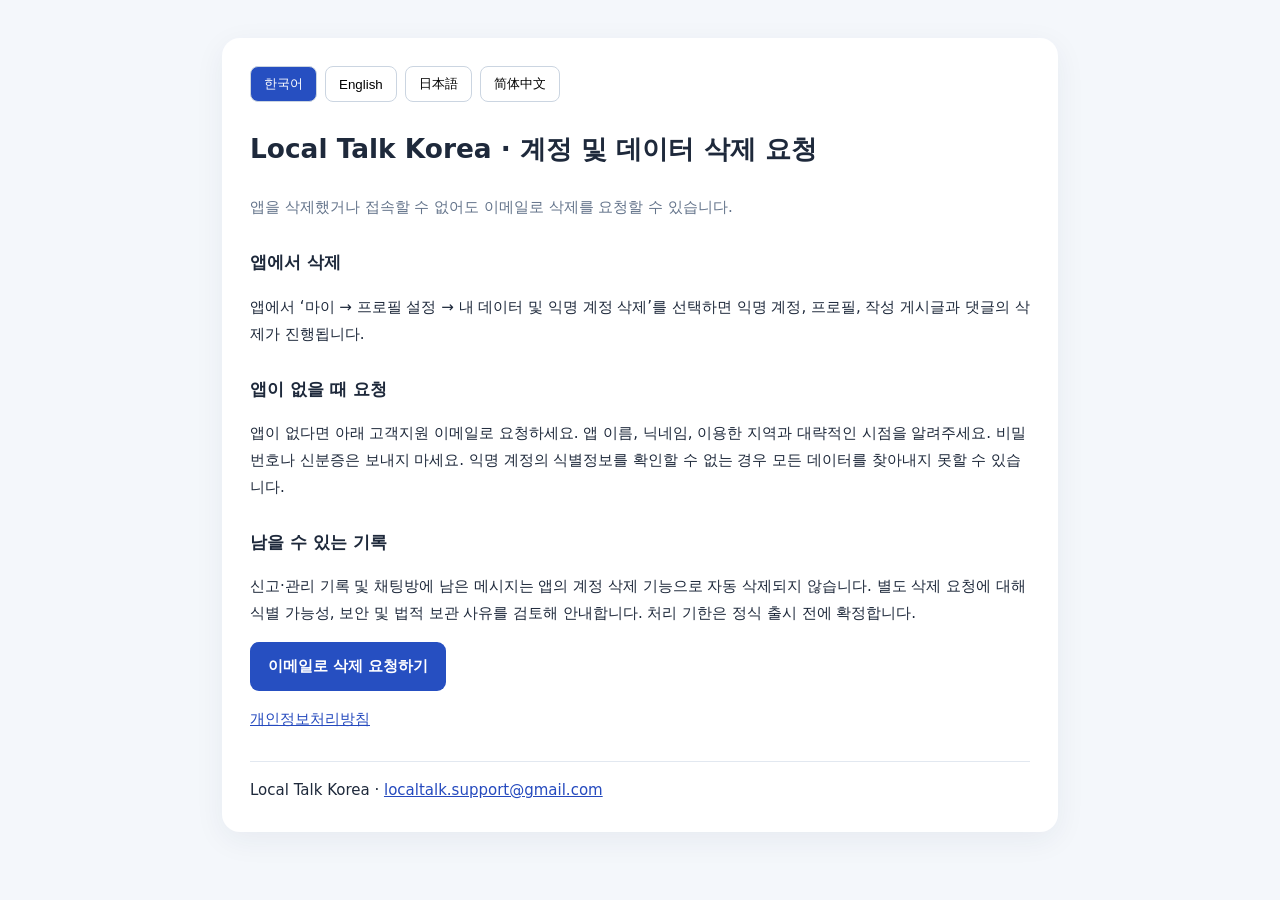
<file: delete-account.html>
<!doctype html><html lang="ko"><head><meta charset="utf-8"><meta name="viewport" content="width=device-width,initial-scale=1"><title>Local Talk Korea | Account Deletion</title><meta name="description" content="Request account and data deletion for Local Talk Korea"><style>body{margin:0;background:#f4f7fb;color:#1e293b;font:15px/1.8 system-ui,-apple-system,sans-serif}.wrap{max-width:780px;margin:38px auto;padding:28px;background:#fff;border-radius:18px;box-shadow:0 8px 30px #1a325210}h1{font-size:1.65rem}h2{font-size:1.08rem;margin:26px 0 6px}.tabs{display:flex;flex-wrap:wrap;gap:8px;margin-bottom:23px}.tabs button{border:1px solid #cbd5e1;border-radius:8px;padding:8px 13px;background:white;cursor:pointer}.tabs button[aria-selected=true]{background:#264fc1;color:white}.button{display:inline-block;padding:11px 18px;border-radius:9px;background:#264fc1;color:white;text-decoration:none;font-weight:700}.lead{color:#64748b}a{color:#254abe}footer{border-top:1px solid #e2e8f0;margin-top:28px;padding-top:15px}[hidden]{display:none!important}@media(max-width:600px){.wrap{margin:0;border-radius:0;padding:19px}}</style></head><body><main class="wrap"><nav class="tabs" id="tabs" role="tablist" aria-label="Language"><button type="button" role="tab" aria-selected="true" data-lang="ko">한국어</button><button type="button" role="tab" aria-selected="false" data-lang="en">English</button><button type="button" role="tab" aria-selected="false" data-lang="ja">日本語</button><button type="button" role="tab" aria-selected="false" data-lang="zh-CN">简体中文</button></nav><article lang="ko" id="deletion-ko"><h1>Local Talk Korea · 계정 및 데이터 삭제 요청</h1><p class="lead">앱을 삭제했거나 접속할 수 없어도 이메일로 삭제를 요청할 수 있습니다.</p><h2>앱에서 삭제</h2><p>앱에서 ‘마이 → 프로필 설정 → 내 데이터 및 익명 계정 삭제’를 선택하면 익명 계정, 프로필, 작성 게시글과 댓글의 삭제가 진행됩니다.</p><h2>앱이 없을 때 요청</h2><p>앱이 없다면 아래 고객지원 이메일로 요청하세요. 앱 이름, 닉네임, 이용한 지역과 대략적인 시점을 알려주세요. 비밀번호나 신분증은 보내지 마세요. 익명 계정의 식별정보를 확인할 수 없는 경우 모든 데이터를 찾아내지 못할 수 있습니다.</p><h2>남을 수 있는 기록</h2><p>신고·관리 기록 및 채팅방에 남은 메시지는 앱의 계정 삭제 기능으로 자동 삭제되지 않습니다. 별도 삭제 요청에 대해 식별 가능성, 보안 및 법적 보관 사유를 검토해 안내합니다. 처리 기한은 정식 출시 전에 확정합니다.</p><p><a class="button" href="mailto:localtalk.support@gmail.com?subject=Local%20Talk%20Korea%20%EA%B3%84%EC%A0%95%20%EB%B0%8F%20%EB%8D%B0%EC%9D%B4%ED%84%B0%20%EC%82%AD%EC%A0%9C%20%EC%9A%94%EC%B2%AD">이메일로 삭제 요청하기</a></p><p><a href="./privacy.html?lang=ko">개인정보처리방침</a></p></article><article lang="en" id="deletion-en" hidden><h1>Local Talk Korea · Account &amp; Data Deletion</h1><p class="lead">You can request deletion by email even if you no longer have the app.</p><h2>Delete in the app</h2><p>Within the app, choose My → Profile Settings → Delete my data and anonymous account. This removes the anonymous account, profile, and authored posts and comments.</p><h2>Request without the app</h2><p>If you cannot use the app, email support using the button below. Provide the app name, nickname, city, and approximate usage dates. Never send passwords or identity documents. Without the anonymous UID, it may be impossible to identify every associated record.</p><h2>Data that may remain</h2><p>Reports, moderation records, and remaining room messages are not automatically removed by in-app account deletion. Additional requests are reviewed based on identity verification, data availability, and legitimate retention needs. A response timeline will be finalized before launch.</p><p><a class="button" href="mailto:localtalk.support@gmail.com?subject=Local%20Talk%20Korea%20account%20and%20data%20deletion%20request">Request deletion by email</a></p><p><a href="./privacy.html?lang=en">Privacy Policy</a></p></article><article lang="ja" id="deletion-ja" hidden><h1>Local Talk Korea · アカウントとデータの削除申請</h1><p class="lead">アプリをアンインストールしても、メールで削除を申請できます。</p><h2>アプリ内で削除</h2><p>アプリ内で「マイ → プロフィール設定 → 自分のデータと匿名アカウントを削除」を選ぶと、匿名アカウント、プロフィール、本人の投稿とコメントが削除対象になります。</p><h2>アプリを使えない場合</h2><p>アプリを利用できない場合は、下のメールボタンを使用してください。アプリ名、ニックネーム、利用地域、おおよその日時のみをお知らせください。パスワードや身分証明書は送らないでください。匿名UIDが不明な場合、すべての関連情報を特定できないことがあります。</p><h2>残る可能性のある情報</h2><p>通報・管理記録や残存するチャットメッセージは自動削除されません。追加の削除申請は、本人確認と合法的な保管理由を考慮して対応します。対応期限は公開前に確定します。</p><p><a class="button" href="mailto:localtalk.support@gmail.com?subject=Local%20Talk%20Korea%20%E5%89%8A%E9%99%A4%E7%94%B3%E8%AB%8B">メールで削除を申請</a></p><p><a href="./privacy.html?lang=ja">プライバシーポリシー</a></p></article><article lang="zh-CN" id="deletion-zh-CN" hidden><h1>Local Talk Korea · 账户与数据删除申请</h1><p class="lead">即使卸载了应用，也可以通过电子邮件申请删除。</p><h2>在应用内删除</h2><p>在应用内选择“我的 → 个人资料设置 → 删除我的数据和匿名账户”，可删除匿名账户、个人资料以及本人发布的帖子和评论。</p><h2>无法使用应用时</h2><p>如果无法使用应用，请点击下面的邮件按钮。仅提供应用名称、昵称、使用城市和大致时间。不要发送密码或身份证件。没有匿名 UID 时，可能无法确认所有相关数据。</p><h2>可能保留的记录</h2><p>举报、管理记录以及仍在聊天室中的消息不会由应用内删除功能自动移除。其他删除请求会根据身份验证和合法保留要求处理。正式发布前将确定具体响应期限。</p><p><a class="button" href="mailto:localtalk.support@gmail.com?subject=Local%20Talk%20Korea%20%E8%B4%A6%E6%88%B7%E5%8F%8A%E6%95%B0%E6%8D%AE%E5%88%A0%E9%99%A4%E7%94%B3%E8%AF%B7">发送邮件申请删除</a></p><p><a href="./privacy.html?lang=zh-CN">隐私政策</a></p></article><footer>Local Talk Korea · <a href="mailto:localtalk.support@gmail.com">localtalk.support@gmail.com</a></footer></main><script>(function(){var langs=["ko","en","ja","zh-CN"];var tabs=document.getElementById('tabs');function select(lang){if(langs.indexOf(lang)<0)lang='ko';langs.forEach(function(l){document.getElementById('deletion-'+l).hidden=l!==lang;});tabs.querySelectorAll('button').forEach(function(b){b.setAttribute('aria-selected',String(b.dataset.lang===lang));});document.documentElement.lang=lang;}tabs.addEventListener('click',function(e){var b=e.target.closest('button[data-lang]');if(b)select(b.dataset.lang);});select(new URLSearchParams(location.search).get('lang')||'ko');})();</script></body></html>
</file>
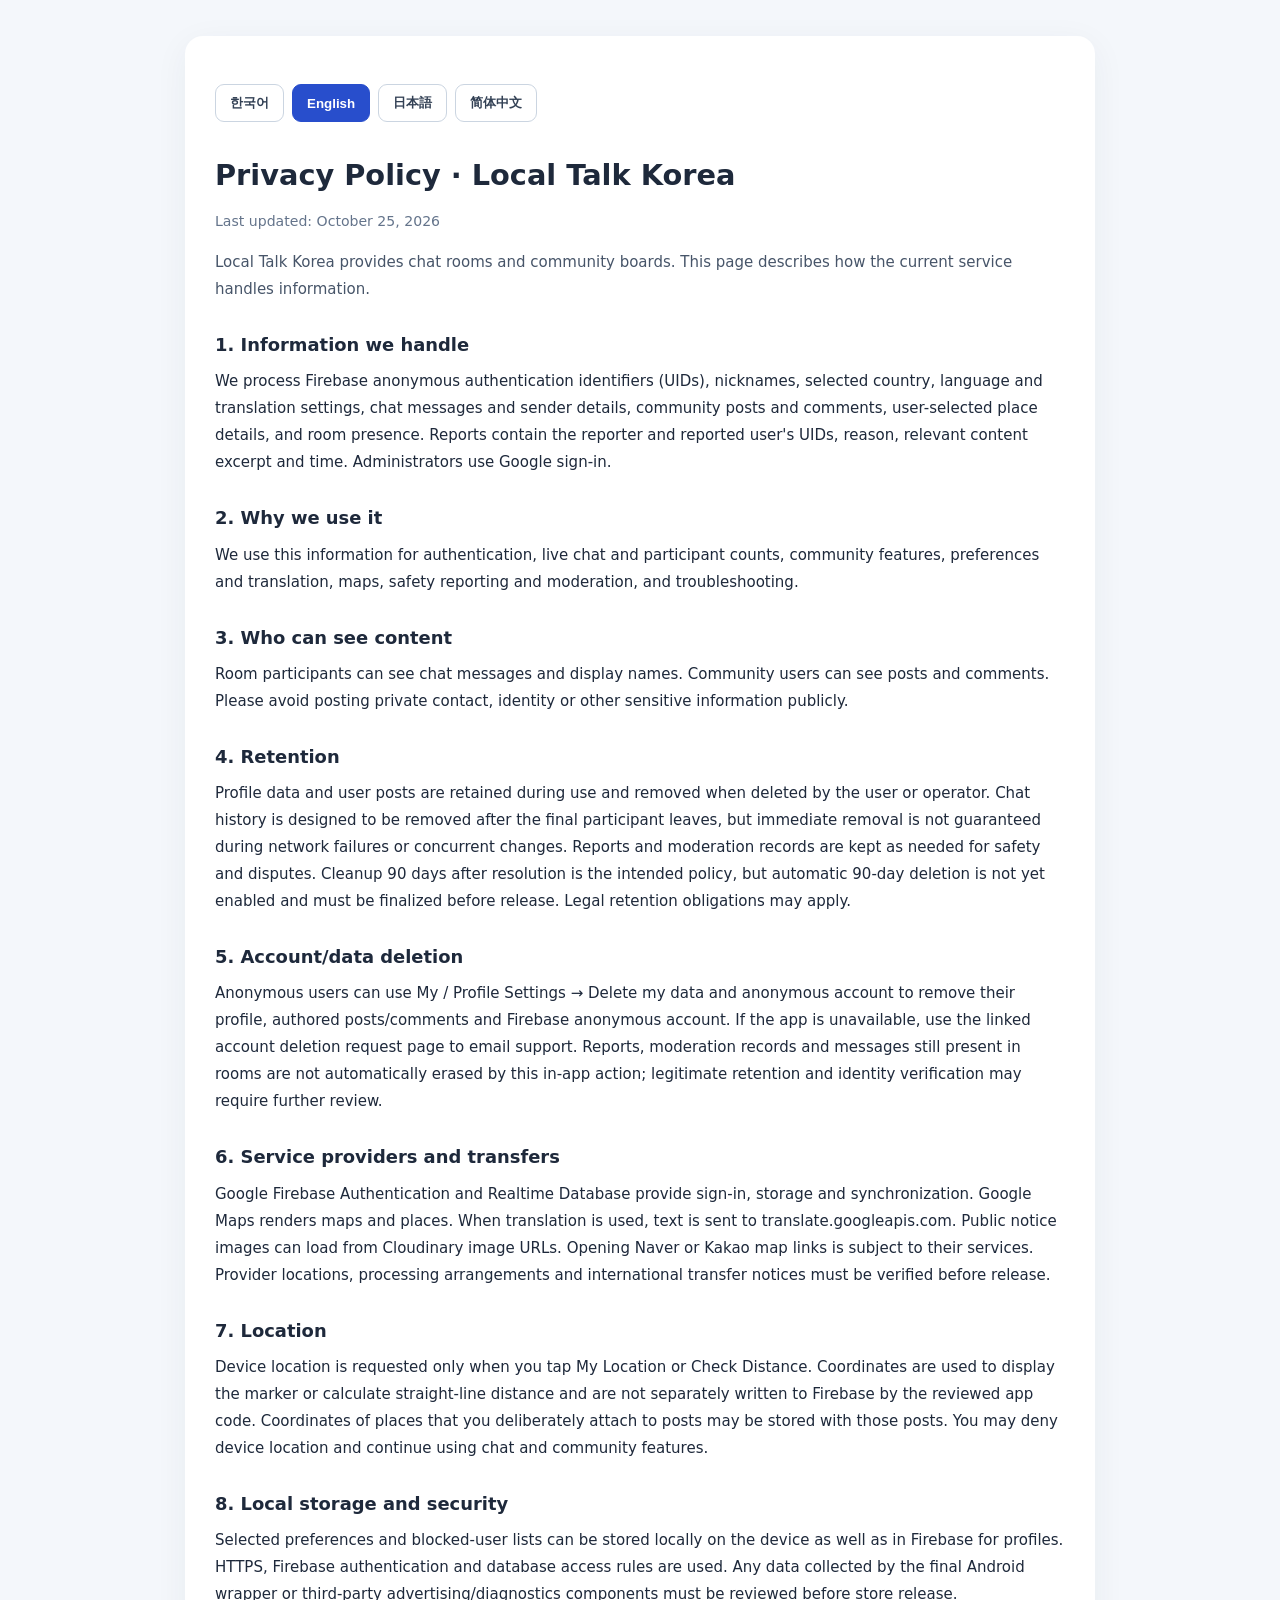
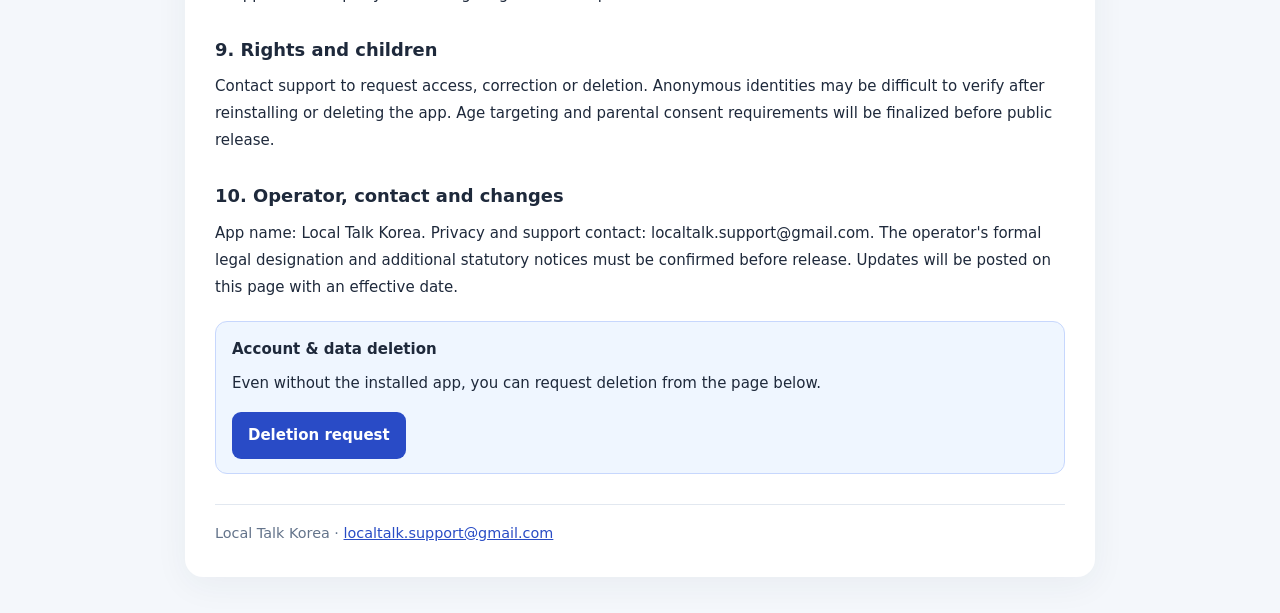
<file: privacy.html>
<!doctype html>
<html lang="ko"><head><meta charset="utf-8"><meta name="viewport" content="width=device-width,initial-scale=1">
<title>Local Talk Korea | Privacy Policy</title>
<meta name="description" content="Privacy Policy for Local Talk Korea">
<style>
:root{color-scheme:light}body{margin:0;background:#f4f7fb;color:#1e293b;font:15px/1.8 system-ui,-apple-system,"Noto Sans KR","Noto Sans JP",sans-serif}.wrap{max-width:850px;margin:36px auto;padding:30px;background:white;border-radius:18px;box-shadow:0 8px 34px #2134510e}h1{font-size:1.8rem;margin:0}.intro{color:#475569}.tabs{display:flex;flex-wrap:wrap;gap:8px;margin:18px 0 28px}.tabs button{border:1px solid #cbd5e1;border-radius:9px;background:white;color:#334155;cursor:pointer;padding:9px 14px;font-weight:700}.tabs button[aria-selected=true]{background:#284ecc;border-color:#284ecc;color:white}h2{font-size:1.12rem;margin:26px 0 6px}p{margin:7px 0 15px}a{color:#294cc5}.notice{background:#eff6ff;padding:14px 16px;border-radius:12px;border:1px solid #c7d7fd;margin:20px 0}.buttonlink{display:inline-block;background:#294bc6;color:white;text-decoration:none;padding:10px 16px;border-radius:9px;font-weight:700}.meta{font-size:.88rem;color:#64748b}footer{border-top:1px solid #e2e8f0;margin-top:30px;padding-top:16px;color:#64748b;font-size:.9rem}[hidden]{display:none!important}@media(max-width:700px){.wrap{margin:0;padding:20px;border-radius:0}.tabs button{flex:1 1 44%}}
</style></head><body><main class="wrap">
<div id="language-tabs" class="tabs" role="tablist" aria-label="Language"><button type="button" role="tab" aria-selected="true" aria-controls="policy-ko" data-lang="ko">한국어</button><button type="button" role="tab" aria-selected="false" aria-controls="policy-en" data-lang="en">English</button><button type="button" role="tab" aria-selected="false" aria-controls="policy-ja" data-lang="ja">日本語</button><button type="button" role="tab" aria-selected="false" aria-controls="policy-zh-CN" data-lang="zh-CN">简体中文</button></div>
<article id="policy-ko" lang="ko">
<header><h1>개인정보처리방침 · Local Talk Korea</h1><p class="meta">최종 업데이트: 2026년 10월 25일</p><p class="intro">Local Talk Korea는 실시간 채팅과 여행자 게시판을 제공하며, 아래와 같이 서비스 운영에 필요한 정보를 처리합니다.</p></header>

<section><h2>1. 처리하는 정보</h2><p>익명 인증 식별자(Firebase UID), 이용자가 설정한 닉네임·국가·언어·자동 번역 선택, 채팅 메시지와 작성자 정보, 여행자 게시글·댓글 및 선택한 장소 정보, 접속·입퇴장 상태를 처리합니다. 신고 시 신고자·대상자 UID, 신고 사유, 대상 콘텐츠 일부 및 접수 시각을 처리합니다. 관리자에게는 Google 로그인 인증이 사용됩니다.</p></section><section><h2>2. 이용 목적</h2><p>익명 인증, 채팅방 운영과 인원 표시, 게시글·댓글 제공, 언어 설정 저장 및 번역, 위치/지도 기능, 신고 처리·이용자 보호와 오류 대응을 위해 사용합니다.</p></section><section><h2>3. 공개 범위</h2><p>채팅 메시지와 표시 닉네임은 같은 방의 다른 이용자에게, 여행자 게시글·댓글은 해당 게시판 이용자에게 보입니다. 개인 전화번호·주소·여권번호 등 민감한 내용을 채팅이나 공개 글에 입력하지 마세요.</p></section><section><h2>4. 보유와 삭제</h2><p>프로필과 이용자 게시물은 이용 중 보관하며, 이용자 삭제 또는 운영상 삭제 시 제거됩니다. 채팅 기록은 방의 마지막 참여자가 퇴장하면 삭제를 시도하지만, 연결 장애나 동시 입퇴장 시 즉시 삭제를 보장하지 않습니다. 신고·관리 기록은 안전관리 및 분쟁 대응에 필요한 기간 보관하며, 처리 완료 후 90일 정리를 운영 목표로 두고 있습니다. 다만 90일 자동 삭제는 현재 활성화되지 않았으므로 출시 전 절차를 확정·적용할 예정입니다. 법령상 보관이 필요한 자료는 해당 기간 동안 보관할 수 있습니다.</p></section><section><h2>5. 계정 및 데이터 삭제</h2><p>익명 이용자는 앱의 ‘마이/프로필 설정 → 내 데이터 및 익명 계정 삭제’에서 자신의 프로필, 작성한 게시글·댓글, Firebase 익명 인증 계정의 삭제를 요청할 수 있습니다. 앱이 설치되어 있지 않으면 아래 ‘계정 삭제 요청 안내’ 페이지에서 이메일로 요청할 수 있습니다. 이 기능은 신고·관리 기록과 방에 남아 있는 메시지를 자동으로 지우지 않습니다. 본인 확인과 법령상 보관 여부에 따라 추가 조치가 필요할 수 있습니다.</p></section><section><h2>6. 외부 서비스·국외 처리</h2><p>Google Firebase Authentication 및 Realtime Database를 인증·저장·동기화에, Google Maps를 지도·장소 표시에 사용합니다. 자동 번역을 사용하면 번역 대상 텍스트가 Google의 translate.googleapis.com 서비스로 전송됩니다. 공식 공지에 넣는 사진은 Cloudinary의 공개 이미지 URL로 표시될 수 있습니다. 네이버·카카오 지도 링크를 열면 해당 서비스의 개인정보 처리 정책이 적용됩니다. 이들 제공자의 처리 국가·위탁 및 국외 이전에 관한 법적 고지 사항은 정식 출시 전에 최종 확인합니다.</p></section><section><h2>7. 현재 위치</h2><p>‘내 위치’ 또는 ‘거리 확인’ 버튼을 누른 경우에만 기기의 위치 접근 권한을 요청합니다. 정확한 위치는 현재 지도 표시·직선거리 계산에 사용되며, 확인한 앱 코드에는 이 기기 위치를 Firebase에 별도로 저장하는 기능이 없습니다. 이용자가 게시글에 직접 첨부한 장소 좌표는 게시글 정보로 저장될 수 있습니다. 기기·앱의 위치 권한을 거부해도 일반 채팅·게시판을 이용할 수 있습니다.</p></section><section><h2>8. 기기 내 정보와 보안</h2><p>닉네임·국가·언어·번역 설정 및 차단 목록 일부는 기기 브라우저/앱 저장소에도 저장됩니다. 전송 시 HTTPS와 Firebase 인증·데이터베이스 접근 규칙을 사용합니다. 제3자 SDK 또는 앱 제작 플랫폼이 처리하는 진단·광고 데이터의 범위는 배포용 APK를 기준으로 출시 전에 추가 확인해야 합니다.</p></section><section><h2>9. 이용자 권리와 아동</h2><p>개인정보 열람·정정·삭제 및 처리 관련 문의는 고객지원 이메일로 요청할 수 있습니다. 익명 계정은 탈퇴·재설치 후 본인 확인이 어려울 수 있으므로 계정에 접근할 수 있을 때 삭제 기능을 이용하세요. 아동 대상 여부와 필요한 보호자 동의·연령 설정은 정식 출시 전에 확정합니다.</p></section><section><h2>10. 운영자·문의 및 변경 안내</h2><p>서비스명: Local Talk Korea. 개인정보 및 고객지원 연락처: localtalk.support@gmail.com. 본 방침의 운영자 법적 표시명 및 관할 법령에 따른 추가 고지 사항은 정식 공개 전에 확인·보완합니다. 내용이 변경되면 이 페이지에서 변경 사실과 적용일을 안내합니다.</p></section>
<div class="notice"><strong>계정·데이터 삭제 요청</strong><p>앱을 삭제했더라도 아래 안내 페이지에서 이메일로 삭제를 요청할 수 있습니다.</p><a class="buttonlink" href="./delete-account.html?lang=ko">계정 삭제 안내</a></div>
</article>
<article id="policy-en" lang="en" hidden>
<header><h1>Privacy Policy · Local Talk Korea</h1><p class="meta">Last updated: October 25, 2026</p><p class="intro">Local Talk Korea provides chat rooms and community boards. This page describes how the current service handles information.</p></header>

<section><h2>1. Information we handle</h2><p>We process Firebase anonymous authentication identifiers (UIDs), nicknames, selected country, language and translation settings, chat messages and sender details, community posts and comments, user-selected place details, and room presence. Reports contain the reporter and reported user&#39;s UIDs, reason, relevant content excerpt and time. Administrators use Google sign-in.</p></section><section><h2>2. Why we use it</h2><p>We use this information for authentication, live chat and participant counts, community features, preferences and translation, maps, safety reporting and moderation, and troubleshooting.</p></section><section><h2>3. Who can see content</h2><p>Room participants can see chat messages and display names. Community users can see posts and comments. Please avoid posting private contact, identity or other sensitive information publicly.</p></section><section><h2>4. Retention</h2><p>Profile data and user posts are retained during use and removed when deleted by the user or operator. Chat history is designed to be removed after the final participant leaves, but immediate removal is not guaranteed during network failures or concurrent changes. Reports and moderation records are kept as needed for safety and disputes. Cleanup 90 days after resolution is the intended policy, but automatic 90-day deletion is not yet enabled and must be finalized before release. Legal retention obligations may apply.</p></section><section><h2>5. Account/data deletion</h2><p>Anonymous users can use My / Profile Settings → Delete my data and anonymous account to remove their profile, authored posts/comments and Firebase anonymous account. If the app is unavailable, use the linked account deletion request page to email support. Reports, moderation records and messages still present in rooms are not automatically erased by this in-app action; legitimate retention and identity verification may require further review.</p></section><section><h2>6. Service providers and transfers</h2><p>Google Firebase Authentication and Realtime Database provide sign-in, storage and synchronization. Google Maps renders maps and places. When translation is used, text is sent to translate.googleapis.com. Public notice images can load from Cloudinary image URLs. Opening Naver or Kakao map links is subject to their services. Provider locations, processing arrangements and international transfer notices must be verified before release.</p></section><section><h2>7. Location</h2><p>Device location is requested only when you tap My Location or Check Distance. Coordinates are used to display the marker or calculate straight-line distance and are not separately written to Firebase by the reviewed app code. Coordinates of places that you deliberately attach to posts may be stored with those posts. You may deny device location and continue using chat and community features.</p></section><section><h2>8. Local storage and security</h2><p>Selected preferences and blocked-user lists can be stored locally on the device as well as in Firebase for profiles. HTTPS, Firebase authentication and database access rules are used. Any data collected by the final Android wrapper or third-party advertising/diagnostics components must be reviewed before store release.</p></section><section><h2>9. Rights and children</h2><p>Contact support to request access, correction or deletion. Anonymous identities may be difficult to verify after reinstalling or deleting the app. Age targeting and parental consent requirements will be finalized before public release.</p></section><section><h2>10. Operator, contact and changes</h2><p>App name: Local Talk Korea. Privacy and support contact: localtalk.support@gmail.com. The operator&#39;s formal legal designation and additional statutory notices must be confirmed before release. Updates will be posted on this page with an effective date.</p></section>
<div class="notice"><strong>Account &amp; data deletion</strong><p>Even without the installed app, you can request deletion from the page below.</p><a class="buttonlink" href="./delete-account.html?lang=en">Deletion request</a></div>
</article>
<article id="policy-ja" lang="ja" hidden>
<header><h1>プライバシーポリシー · Local Talk Korea</h1><p class="meta">最終更新：2026年10月25日</p><p class="intro">Local Talk Koreaはチャットと旅行者向け掲示板を提供しています。現在のサービスにおける情報の取扱いを説明します。</p></header>

<section><h2>1. 取り扱う情報</h2><p>Firebaseの匿名認証識別子（UID）、ニックネーム、選択した国・言語・自動翻訳設定、チャットの内容と送信者情報、投稿・コメント、利用者が選択した場所情報、入退室状況を処理します。通報には通報者・対象者のUID、理由、対象内容の一部、日時が含まれます。管理者にはGoogleログインを使用します。</p></section><section><h2>2. 利用目的</h2><p>認証、チャットルームと参加人数の管理、掲示板運営、設定保存と翻訳、地図表示、安全対策・通報対応、障害対応に使用します。</p></section><section><h2>3. 公開範囲</h2><p>チャット内容と表示名は同じルームの参加者に、投稿とコメントは該当掲示板の利用者に表示されます。機密情報や個人の連絡先を投稿しないでください。</p></section><section><h2>4. 保管と削除</h2><p>プロフィール・投稿は利用中に保管され、利用者または運営者による削除時に除去されます。チャット履歴は最後の参加者が退出した際に削除を試みますが、接続障害や同時操作時の即時削除は保証できません。通報・管理記録は安全確保と紛争対応に必要な期間保管します。対応完了後90日での整理を目標としていますが、自動削除はまだ有効化されておらず、公開前に確定します。法令に基づく保存が必要な場合があります。</p></section><section><h2>5. アカウントとデータの削除</h2><p>匿名ユーザーは「マイ／プロフィール設定 → 自分のデータと匿名アカウントを削除」からプロフィール、本人の投稿・コメント、Firebase匿名アカウントを削除できます。アプリを利用できない場合は、リンク先の削除申請ページからメールで申請できます。通報・管理記録やチャットルームに残るメッセージはこの機能で自動削除されません。</p></section><section><h2>6. 外部サービス・国外処理</h2><p>認証・データ同期にGoogle Firebase、地図にGoogle Mapsを利用します。翻訳時には対象テキストがtranslate.googleapis.comに送信されます。公式案内の写真はCloudinaryの公開画像URLから表示する場合があります。Naver・Kakaoの地図リンクを開いた場合は各社のポリシーが適用されます。提供者の処理地域や国外移転に関する法定事項は公開前に確認します。</p></section><section><h2>7. 位置情報</h2><p>「現在地」「距離を確認」を押したときだけ端末の位置権限を求めます。位置は地図表示や直線距離計算に使い、確認済みのアプリコードではFirebaseに別途保存しません。投稿に明示的に添付した場所の座標は投稿とともに保存されます。位置権限を拒否してもチャットや掲示板を利用できます。</p></section><section><h2>8. 端末内保存と安全対策</h2><p>設定やブロックリストの一部は端末内に保存されます。HTTPS、Firebase認証、データベースのアクセスルールを利用します。最終APKに含まれる広告・診断SDKの情報処理は公開前に確認する必要があります。</p></section><section><h2>9. 利用者の権利と子ども</h2><p>開示・訂正・削除についてはサポートまでご連絡ください。匿名アカウントは再インストール後に本人確認が難しい場合があります。対象年齢や保護者同意については公開前に確定します。</p></section><section><h2>10. 運営者・連絡先・変更</h2><p>サービス名：Local Talk Korea。お問い合わせ：localtalk.support@gmail.com。運営者の正式な法的表示や追加の法定事項は公開前に確定します。改定時はこのページで案内します。</p></section>
<div class="notice"><strong>アカウント・データ削除申請</strong><p>アプリを削除していても、以下のページからメールで削除を申請できます。</p><a class="buttonlink" href="./delete-account.html?lang=ja">削除申請</a></div>
</article>
<article id="policy-zh-CN" lang="zh-CN" hidden>
<header><h1>隐私政策 · Local Talk Korea</h1><p class="meta">最后更新：2026年10月25日</p><p class="intro">Local Talk Korea 提供实时聊天与旅行者社区。此页面说明当前服务如何处理信息。</p></header>

<section><h2>1. 处理的信息</h2><p>我们处理 Firebase 匿名身份标识（UID）、昵称、所选国家、语言和自动翻译设置、聊天内容及发送者信息、社区帖子和评论、用户主动选择的地点信息以及在线状态。举报信息包含举报人及被举报人的 UID、原因、相关内容摘要和时间。管理员使用 Google 登录。</p></section><section><h2>2. 使用目的</h2><p>用于身份验证、聊天室及人数显示、社区服务、保存偏好和翻译、地图功能、安全举报与审核，以及故障处理。</p></section><section><h2>3. 内容可见范围</h2><p>聊天室成员可查看聊天内容和显示昵称。社区用户可查看帖子与评论。请勿在公开内容中填写个人联系方式或敏感资料。</p></section><section><h2>4. 保留与删除</h2><p>个人资料和用户帖子在使用期间保留，并在用户或运营方删除时移除。最后一位成员退出聊天室后系统会尝试删除聊天记录，但网络故障或并发操作时不保证立即删除。举报及管理记录将基于安全和争议处理需要保留。计划在处理完成 90 天后清理，但自动清理功能尚未启用，发布前需最终确认。法律要求的保留除外。</p></section><section><h2>5. 删除账户及数据</h2><p>匿名用户可在“我的／个人资料设置 → 删除我的数据和匿名账户”中删除个人资料、自己发表的帖子和评论及 Firebase 匿名账户。无法使用应用时，可通过下方账户删除申请页面发邮件申请。举报、管理记录及聊天室中仍存在的消息不会由此功能自动删除。</p></section><section><h2>6. 第三方服务及跨境处理</h2><p>我们使用 Google Firebase 进行认证和数据同步，使用 Google Maps 显示地图。翻译时，文字会发送至 translate.googleapis.com。官方公告图片可能来自 Cloudinary 公开图片链接。打开 Naver 或 Kakao 地图链接时适用相应服务的政策。数据处理区域和跨境传输等法定披露内容将在发布前确认。</p></section><section><h2>7. 位置</h2><p>仅在点击“我的位置”或“查看距离”时请求设备位置权限。定位结果用于显示地图标记或计算直线距离，检查过的应用代码不会将实时设备位置单独写入 Firebase。用户主动附加在帖子中的地点坐标可能随帖子保存。拒绝定位权限不影响聊天和社区基本功能。</p></section><section><h2>8. 本地存储和安全</h2><p>部分设置及屏蔽列表保存在设备本地。系统使用 HTTPS、Firebase 身份认证和数据库访问规则。正式 Android 安装包内的广告或诊断组件可能处理的数据需要在发布前确认。</p></section><section><h2>9. 用户权利及未成年人</h2><p>您可通过客服申请查阅、更正或删除信息。匿名账户在卸载或重新安装后可能难以验证所有者身份。目标年龄与监护人同意要求将在正式发布前确认。</p></section><section><h2>10. 运营方、联系及变更</h2><p>应用名称：Local Talk Korea。隐私与客服邮箱：localtalk.support@gmail.com。运营方正式法律身份及其他必要事项将在发布前确认。更新将在此页面公告。</p></section>
<div class="notice"><strong>账户与数据删除申请</strong><p>即使卸载了应用，也可以通过以下页面发送删除申请。</p><a class="buttonlink" href="./delete-account.html?lang=zh-CN">删除申请</a></div>
</article>
<footer>Local Talk Korea · <a href="mailto:localtalk.support@gmail.com">localtalk.support@gmail.com</a></footer>
</main>
<script>
(function(){
var langs=["ko","en","ja","zh-CN"];
var tabRow=document.getElementById('language-tabs');
var articles=langs.map(function(lang){return document.getElementById('policy-'+lang);});
function select(lang){
 if(langs.indexOf(lang)<0)lang='ko';
 articles.forEach(function(article,i){article.hidden=langs[i]!==lang;});
 document.documentElement.lang=lang;
 var buttons=tabRow.querySelectorAll('button[data-lang]');
 buttons.forEach(function(button){button.setAttribute('aria-selected',String(button.dataset.lang===lang));});
 var target=document.getElementById('policy-'+lang).querySelector('header');
 if(target && document.activeElement && document.activeElement.tagName==='BUTTON')target.scrollIntoView({block:'start'});
}
tabRow.addEventListener('click',function(e){var b=e.target.closest('button[data-lang]');if(b)select(b.dataset.lang);});
var wanted=new URLSearchParams(location.search).get('lang');
if(!wanted){var preferred=(navigator.language||'ko').toLowerCase();wanted=preferred.startsWith('ja')?'ja':preferred.startsWith('zh')?'zh-CN':preferred.startsWith('en')?'en':'ko';}
select(wanted);
})();
</script></body></html>
</file>
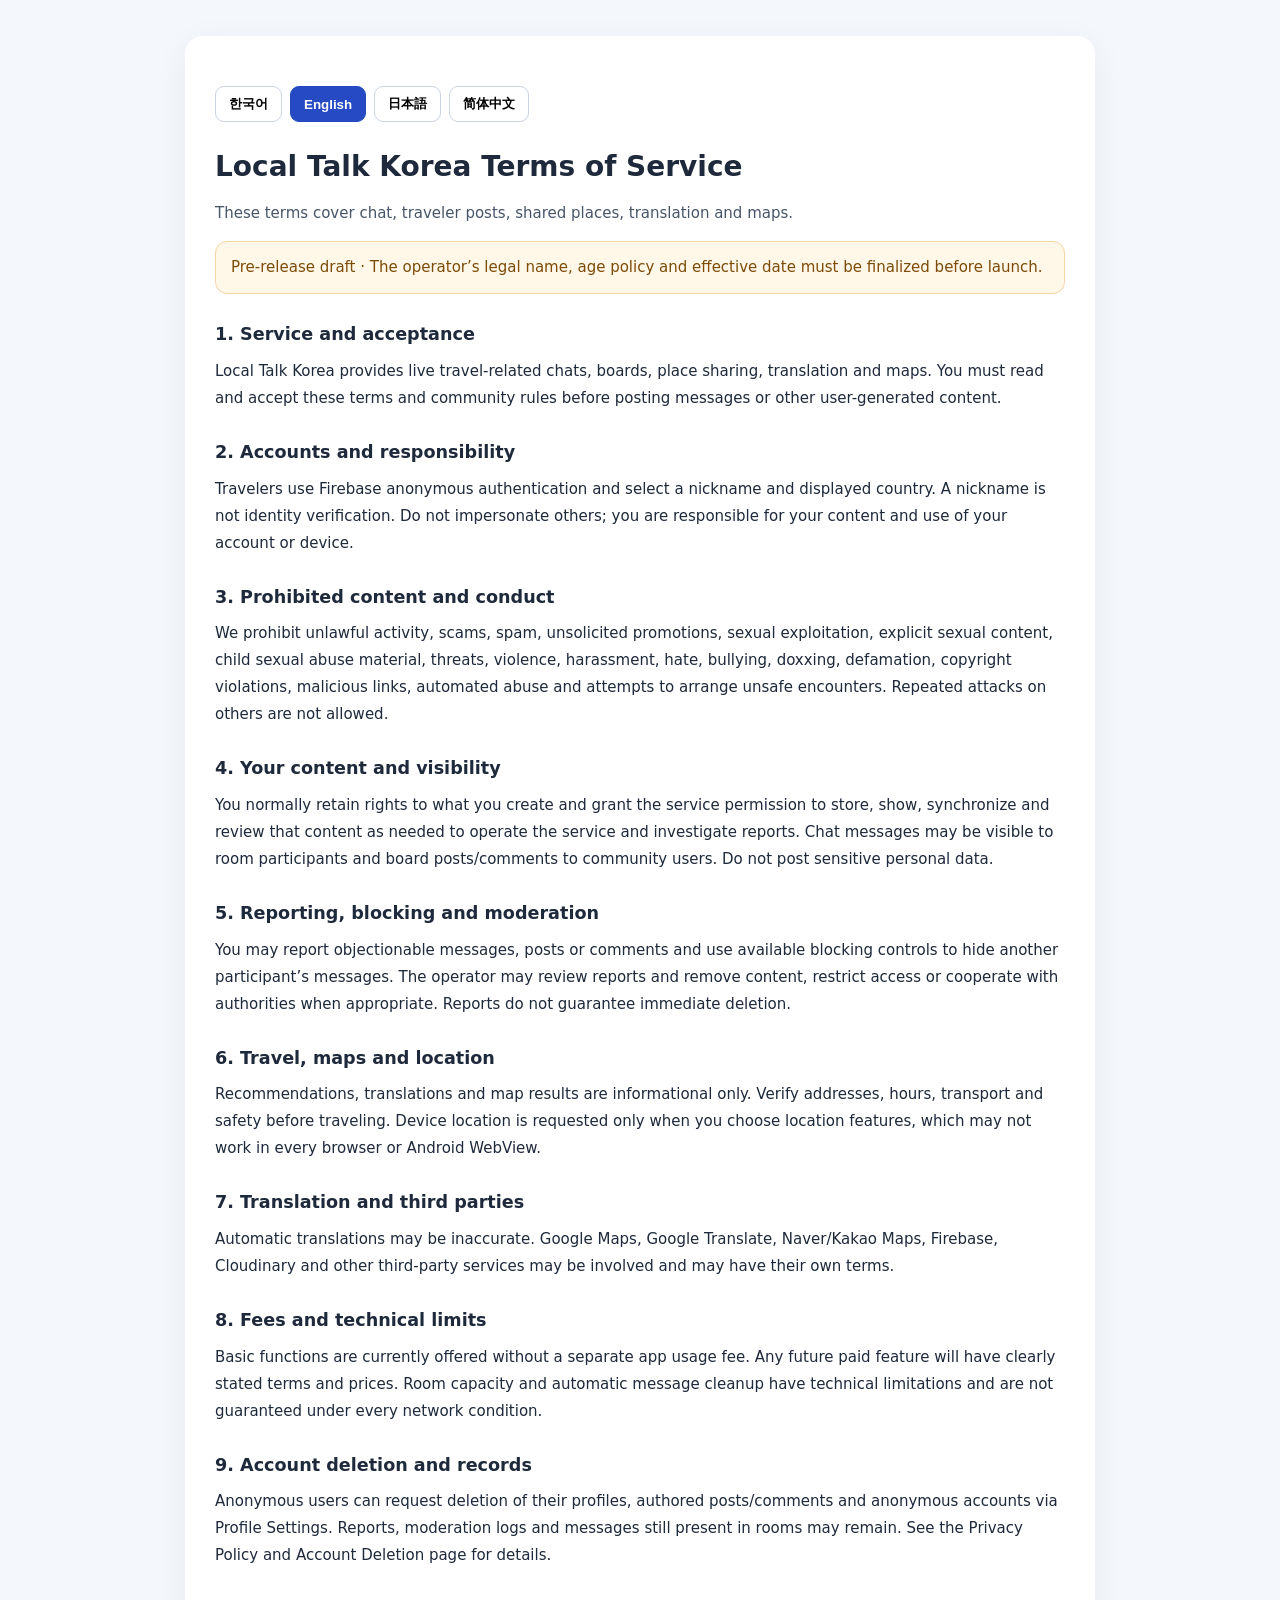
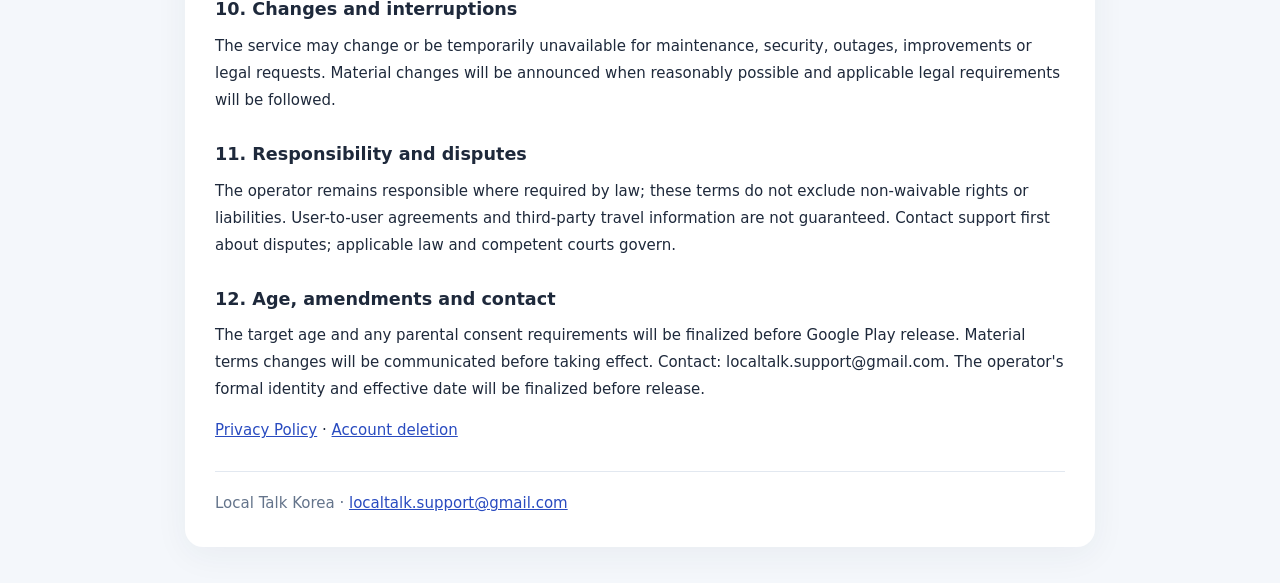
<file: terms.html>
<!doctype html><html lang="ko"><head><meta charset="utf-8"><meta name="viewport" content="width=device-width,initial-scale=1"><title>Local Talk Korea | Terms of Service</title><meta name="description" content="Terms of Service and community rules for Local Talk Korea"><style>body{margin:0;background:#f4f7fb;color:#1e293b;font:15px/1.8 system-ui,-apple-system,'Noto Sans KR',sans-serif}.wrap{max-width:850px;margin:36px auto;padding:30px;background:white;border-radius:18px;box-shadow:0 8px 34px #2134510e}h1{font-size:1.75rem;margin:8px 0}.lead{color:#475569}.notice{background:#fff7e8;border:1px solid #f4d5a5;padding:12px 15px;border-radius:12px;color:#7c4b08}.tabs{display:flex;gap:8px;flex-wrap:wrap;margin:20px 0}.tabs button{cursor:pointer;border:1px solid #cbd5e1;border-radius:9px;padding:8px 13px;background:white;font-weight:700}.tabs button[aria-selected=true]{background:#254ac4;border-color:#254ac4;color:white}h2{font-size:1.1rem;margin:25px 0 6px}p{margin:7px 0 14px}a{color:#294bc0}footer{border-top:1px solid #e2e8f0;padding-top:18px;margin-top:27px;color:#64748b}[hidden]{display:none!important}@media(max-width:700px){.wrap{margin:0;padding:20px;border-radius:0}.tabs button{flex:1 1 40%}}</style></head><body><main class="wrap"><nav class="tabs" id="termsTabs" role="tablist" aria-label="Language"><button type="button" role="tab" aria-selected="true" data-lang="ko">한국어</button><button type="button" role="tab" aria-selected="false" data-lang="en">English</button><button type="button" role="tab" aria-selected="false" data-lang="ja">日本語</button><button type="button" role="tab" aria-selected="false" data-lang="zh-CN">简体中文</button></nav><article id="terms-ko" lang="ko"><h1>Local Talk Korea 이용약관</h1><p class="lead">이 약관은 Local Talk Korea의 채팅, 여행자 게시판, 지도·장소 공유 기능에 적용됩니다.</p><div class="notice">출시 전 검토용 초안 · 운영자 표시명, 연령 정책 및 시행일을 정식 출시 전에 확정합니다.</div><section><h2>제1조 서비스와 동의</h2><p>Local Talk Korea는 여행자와 현지인을 위한 실시간 채팅, 게시판, 장소 공유, 번역·지도 기능을 제공합니다. 서비스에 게시글이나 메시지를 작성하려면 이 약관 및 커뮤니티 규칙을 확인하고 동의해야 합니다.</p></section><section><h2>제2조 이용자 계정과 책임</h2><p>일반 사용자는 Firebase 익명 인증으로 서비스를 이용하며, 닉네임과 표시 국가를 선택합니다. 닉네임이 본인 확인이나 신원 인증을 의미하지 않습니다. 이용자는 자신의 기기·계정 이용과 작성 콘텐츠에 책임을 지며 타인을 사칭해서는 안 됩니다.</p></section><section><h2>제3조 커뮤니티 금지행위</h2><p>불법행위 조장, 사기·스팸·무단 광고, 성적 착취나 노골적인 음란 콘텐츠, 아동 성적 학대물, 협박·폭력·괴롭힘·혐오·차별·따돌림, 타인의 개인정보 공개, 명예훼손, 저작권 침해, 악성 링크·자동화 남용, 위험한 만남 유도 등을 금지합니다. 불쾌하거나 위법한 콘텐츠를 반복 게시하거나 다른 사람을 공격하는 행동도 허용하지 않습니다.</p></section><section><h2>제4조 이용자 콘텐츠와 공개</h2><p>사용자는 본인이 게시한 글·댓글·메시지의 권리를 원칙적으로 보유하며, 서비스 제공·표시·동기화와 신고 검토에 필요한 범위에서 해당 콘텐츠의 처리를 허용합니다. 채팅 내용은 같은 대화방 참여자에게, 게시판 내용은 해당 게시판을 이용하는 사람에게 보일 수 있습니다. 개인정보나 연락처를 공개하지 마세요.</p></section><section><h2>제5조 신고·차단과 운영 조치</h2><p>사용자는 문제가 되는 메시지·게시글·댓글을 신고할 수 있고, 제공되는 차단 기능으로 특정 사용자의 메시지를 숨길 수 있습니다. 운영자는 신고를 검토하여 관련 콘텐츠 삭제, 이용 제한, 관계 기관 협조 등 필요한 조치를 취할 수 있습니다. 신고만으로 즉시 삭제된다고 보장하지 않으며, 반복적 위반에 대해서는 추가 제한을 검토할 수 있습니다.</p></section><section><h2>제6조 여행·위치 정보의 주의사항</h2><p>사용자 추천 장소, 번역, 지도 검색 결과와 길찾기 링크는 참고용입니다. 실제 이동 전 주소·영업시간·안전·교통 정보를 직접 확인해야 합니다. ‘내 위치’ 기능은 이용자가 요청할 때 기기 권한을 이용하며, 일부 기기나 WebView에서 작동하지 않을 수 있습니다.</p></section><section><h2>제7조 번역 및 외부 서비스</h2><p>자동 번역은 오류나 표현 차이가 있을 수 있습니다. Google Maps, Google 번역, 네이버·카카오 지도, Firebase, Cloudinary 등 제3자 서비스를 활용할 수 있으며 해당 서비스의 조건과 정책도 적용될 수 있습니다.</p></section><section><h2>제8조 이용료·운영 현황</h2><p>현재 제공 중인 기본 서비스는 별도의 앱 이용료 없이 운영됩니다. 새로운 유료 기능을 도입하는 경우 사전에 조건과 가격을 명확히 안내하고 필요한 동의를 받습니다. 채팅방 정원 제한이나 기록 삭제는 기술적 예외가 발생할 수 있습니다.</p></section><section><h2>제9조 데이터 및 탈퇴</h2><p>익명 이용자는 프로필 설정에서 자신의 게시글·댓글·프로필과 익명 계정을 삭제할 수 있습니다. 신고·관리 기록 및 채팅방에 남아 있는 메시지는 자동 삭제 대상에 포함되지 않을 수 있습니다. 자세한 처리 방법과 보관 기간은 개인정보처리방침 및 계정 삭제 안내를 참고하세요.</p></section><section><h2>제10조 서비스 변경과 중단</h2><p>운영자는 유지보수, 보안, 장애, 서비스 개선 또는 법적 요청으로 서비스를 일시 중단·변경할 수 있습니다. 합리적으로 가능한 범위에서 중요한 변경사항을 공지하며, 법이 요구하는 경우 필요한 절차를 따릅니다.</p></section><section><h2>제11조 책임과 분쟁</h2><p>운영자는 관련 법령에 따른 책임을 지며, 법률상 배제할 수 없는 책임을 면제받는 것으로 해석하지 않습니다. 이용자 간 거래·약속이나 제3자가 제공한 여행 정보의 정확성을 보증하지 않습니다. 분쟁은 우선 고객지원으로 문의하고, 관련 법령과 관할 법원에 따릅니다.</p></section><section><h2>제12조 연령·약관 변경·연락처</h2><p>이용 대상 연령 및 필요한 보호자 동의 방식은 Google Play 배포 전 확정합니다. 중요한 약관 변경은 시행 전에 서비스나 이 페이지에 알립니다. 문의: localtalk.support@gmail.com. 정식 운영자의 법적 표시명과 약관 시행일은 출시 전에 확정합니다.</p></section><p><a href="./privacy.html?lang=ko">개인정보처리방침</a> · <a href="./delete-account.html?lang=ko">계정 삭제 안내</a></p></article><article id="terms-en" lang="en" hidden><h1>Local Talk Korea Terms of Service</h1><p class="lead">These terms cover chat, traveler posts, shared places, translation and maps.</p><div class="notice">Pre-release draft · The operator’s legal name, age policy and effective date must be finalized before launch.</div><section><h2>1. Service and acceptance</h2><p>Local Talk Korea provides live travel-related chats, boards, place sharing, translation and maps. You must read and accept these terms and community rules before posting messages or other user-generated content.</p></section><section><h2>2. Accounts and responsibility</h2><p>Travelers use Firebase anonymous authentication and select a nickname and displayed country. A nickname is not identity verification. Do not impersonate others; you are responsible for your content and use of your account or device.</p></section><section><h2>3. Prohibited content and conduct</h2><p>We prohibit unlawful activity, scams, spam, unsolicited promotions, sexual exploitation, explicit sexual content, child sexual abuse material, threats, violence, harassment, hate, bullying, doxxing, defamation, copyright violations, malicious links, automated abuse and attempts to arrange unsafe encounters. Repeated attacks on others are not allowed.</p></section><section><h2>4. Your content and visibility</h2><p>You normally retain rights to what you create and grant the service permission to store, show, synchronize and review that content as needed to operate the service and investigate reports. Chat messages may be visible to room participants and board posts/comments to community users. Do not post sensitive personal data.</p></section><section><h2>5. Reporting, blocking and moderation</h2><p>You may report objectionable messages, posts or comments and use available blocking controls to hide another participant’s messages. The operator may review reports and remove content, restrict access or cooperate with authorities when appropriate. Reports do not guarantee immediate deletion.</p></section><section><h2>6. Travel, maps and location</h2><p>Recommendations, translations and map results are informational only. Verify addresses, hours, transport and safety before traveling. Device location is requested only when you choose location features, which may not work in every browser or Android WebView.</p></section><section><h2>7. Translation and third parties</h2><p>Automatic translations may be inaccurate. Google Maps, Google Translate, Naver/Kakao Maps, Firebase, Cloudinary and other third-party services may be involved and may have their own terms.</p></section><section><h2>8. Fees and technical limits</h2><p>Basic functions are currently offered without a separate app usage fee. Any future paid feature will have clearly stated terms and prices. Room capacity and automatic message cleanup have technical limitations and are not guaranteed under every network condition.</p></section><section><h2>9. Account deletion and records</h2><p>Anonymous users can request deletion of their profiles, authored posts/comments and anonymous accounts via Profile Settings. Reports, moderation logs and messages still present in rooms may remain. See the Privacy Policy and Account Deletion page for details.</p></section><section><h2>10. Changes and interruptions</h2><p>The service may change or be temporarily unavailable for maintenance, security, outages, improvements or legal requests. Material changes will be announced when reasonably possible and applicable legal requirements will be followed.</p></section><section><h2>11. Responsibility and disputes</h2><p>The operator remains responsible where required by law; these terms do not exclude non-waivable rights or liabilities. User-to-user agreements and third-party travel information are not guaranteed. Contact support first about disputes; applicable law and competent courts govern.</p></section><section><h2>12. Age, amendments and contact</h2><p>The target age and any parental consent requirements will be finalized before Google Play release. Material terms changes will be communicated before taking effect. Contact: localtalk.support@gmail.com. The operator&#39;s formal identity and effective date will be finalized before release.</p></section><p><a href="./privacy.html?lang=en">Privacy Policy</a> · <a href="./delete-account.html?lang=en">Account deletion</a></p></article><article id="terms-ja" lang="ja" hidden><h1>Local Talk Korea 利用規約</h1><p class="lead">この規約はチャット、旅行者掲示板、場所共有、翻訳、地図機能に適用されます。</p><div class="notice">公開前の確認用草案 · 運営者の正式名称、年齢方針、施行日は公開前に確定します。</div><section><h2>第1条 サービスと同意</h2><p>Local Talk Koreaはリアルタイムチャット、旅行者掲示板、場所共有、翻訳・地図機能を提供します。投稿やメッセージなどのユーザーコンテンツを作成する前に、この規約とコミュニティルールへの同意が必要です。</p></section><section><h2>第2条 アカウントと責任</h2><p>一般ユーザーはFirebaseの匿名認証を利用し、ニックネームと表示国を選択します。ニックネームは本人確認を意味しません。他人になりすます行為は禁止され、投稿内容とアカウントの使用に責任を負います。</p></section><section><h2>第3条 禁止行為</h2><p>違法行為、詐欺、スパム、無断広告、性的搾取、露骨な性的コンテンツ、児童性的虐待コンテンツ、脅迫、暴力、嫌がらせ、差別、いじめ、個人情報の公開、名誉毀損、著作権侵害、危険なリンク、自動化の悪用、危険な接触の勧誘を禁止します。</p></section><section><h2>第4条 投稿と公開</h2><p>投稿の権利は原則として利用者に帰属し、運営上必要な保存・表示・同期・通報審査の範囲で処理を許可します。チャットは同じルームの参加者に、掲示板の投稿・コメントは掲示板利用者に表示されます。個人情報を公開しないでください。</p></section><section><h2>第5条 通報・ブロックと管理</h2><p>問題のあるメッセージ・投稿・コメントは通報でき、提供されるブロック機能で特定ユーザーのメッセージを非表示にできます。運営者は通報を確認し、削除・利用制限・関係機関への協力などの措置をとる場合があります。通報後の即時削除は保証されません。</p></section><section><h2>第6条 旅行・位置情報</h2><p>利用者のおすすめ、翻訳、地図結果は参考情報です。移動前に住所・営業時間・交通・安全を確認してください。現在地の取得は利用者が機能を押した場合のみ要求され、端末やWebViewによっては利用できないことがあります。</p></section><section><h2>第7条 翻訳と外部サービス</h2><p>自動翻訳には誤訳が含まれる可能性があります。Google Maps、Google翻訳、Naver/Kakao地図、Firebase、Cloudinary等の外部サービスには各社の条件が適用される場合があります。</p></section><section><h2>第8条 料金と技術的制約</h2><p>現在の基本機能に別途利用料はありません。有料機能の導入時は料金と条件を事前に説明します。ルーム定員や履歴削除は通信状態などにより完全には保証できません。</p></section><section><h2>第9条 退会と情報削除</h2><p>匿名ユーザーはプロフィール設定から本人のプロフィール、投稿・コメントと匿名アカウントの削除を申請できます。通報・管理記録やルーム内のメッセージは残る場合があります。詳細はプライバシーポリシーと削除案内をご覧ください。</p></section><section><h2>第10条 変更・中断</h2><p>保守、セキュリティ、障害、改善、法的要請によりサービスを変更・中断する場合があります。重要な変更は可能な範囲でお知らせし、適用法令に従います。</p></section><section><h2>第11条 責任と紛争</h2><p>運営者は法令上の責任を負い、免除できない権利や責任を排除しません。利用者間の約束や第三者の旅行情報の正確性を保証するものではありません。紛争はまずサポートにお問い合わせください。</p></section><section><h2>第12条 年齢・改定・連絡</h2><p>対象年齢と保護者同意は正式公開前に確定します。重要な改定は施行前に案内します。連絡先：localtalk.support@gmail.com。運営者の正式表示と施行日は公開前に確定します。</p></section><p><a href="./privacy.html?lang=ja">プライバシーポリシー</a> · <a href="./delete-account.html?lang=ja">アカウント削除</a></p></article><article id="terms-zh-CN" lang="zh-CN" hidden><h1>Local Talk Korea 服务条款</h1><p class="lead">本条款适用于聊天室、旅行者社区、地点分享、翻译和地图服务。</p><div class="notice">发布前审核草案 · 运营方的法律名称、年龄政策和生效日期将在发布前确认。</div><section><h2>1. 服务与同意</h2><p>Local Talk Korea 提供实时聊天、旅行者社区、地点分享、翻译和地图功能。发布聊天消息、帖子及其他用户生成内容之前，须阅读并同意本条款和社区规则。</p></section><section><h2>2. 账户与责任</h2><p>普通用户使用 Firebase 匿名认证，并选择昵称及显示国家。昵称不代表身份认证。禁止冒充他人，用户须对自己发布的内容以及账户或设备的使用负责。</p></section><section><h2>3. 禁止内容与行为</h2><p>禁止违法活动、诈骗、垃圾信息、未经许可的广告、性剥削、露骨色情内容、儿童性虐待内容、威胁、暴力、骚扰、仇恨、歧视、霸凌、泄露他人隐私、诽谤、侵权、恶意链接、自动化滥用及诱导危险线下见面。</p></section><section><h2>4. 用户内容与可见范围</h2><p>用户原则上保留其创作内容的权利，并授权平台在提供服务、展示、同步与审核举报所必需的范围内处理这些内容。聊天对同一房间成员可见，帖子和评论对相应社区用户可见。请勿公开敏感个人信息。</p></section><section><h2>5. 举报、屏蔽与审核</h2><p>用户可举报不当消息、帖子或评论，并使用屏蔽功能隐藏特定用户的消息。运营方可核查举报并在必要时删除内容、限制访问或配合有关机关。举报不代表内容一定立即删除。</p></section><section><h2>6. 旅行、地图与定位</h2><p>地点推荐、翻译和地图结果仅供参考。出行前请核实地址、营业时间、交通及安全信息。只有主动使用定位功能时才请求设备权限，部分浏览器或 Android WebView 可能不支持。</p></section><section><h2>7. 翻译及第三方服务</h2><p>自动翻译可能存在错误。Google Maps、Google 翻译、Naver/Kakao 地图、Firebase、Cloudinary 等第三方服务可能适用各自的条款。</p></section><section><h2>8. 费用与技术限制</h2><p>当前基本功能不额外收取应用使用费。未来如有付费功能，将提前明确价格与条件。聊天室人数限制和消息自动清理可能受到网络等技术条件影响，无法在所有情况下保证。</p></section><section><h2>9. 账户删除与记录</h2><p>匿名用户可通过个人资料设置申请删除个人资料、本人帖子与评论以及匿名账户。举报、审核记录和聊天室仍存的消息可能保留。详见隐私政策和账户删除说明。</p></section><section><h2>10. 服务变更与中断</h2><p>出于维护、安全、故障、改进或法律要求，服务可能变更或暂停。重大变更将在合理可行范围内通知，并遵守适用法律。</p></section><section><h2>11. 责任与争议</h2><p>运营方承担法律规定的责任，本条款不排除依法不得放弃的权利。用户之间的约定及第三方旅行信息的准确性不受保证。争议请先联系客服，并依照适用法律解决。</p></section><section><h2>12. 年龄、修改与联系</h2><p>目标年龄及监护人同意要求将在正式上架前确定。重大条款修改将在生效前通知。联系邮箱：localtalk.support@gmail.com。运营方的正式法律信息和生效日期将在发布前确认。</p></section><p><a href="./privacy.html?lang=zh-CN">隐私政策</a> · <a href="./delete-account.html?lang=zh-CN">删除账户</a></p></article><footer>Local Talk Korea · <a href="mailto:localtalk.support@gmail.com">localtalk.support@gmail.com</a></footer></main><script>(function(){var langs=["ko","en","ja","zh-CN"],tabs=document.getElementById('termsTabs');function select(lang){if(langs.indexOf(lang)<0)lang='ko';langs.forEach(function(x){document.getElementById('terms-'+x).hidden=x!==lang;});tabs.querySelectorAll('button').forEach(function(b){b.setAttribute('aria-selected',String(b.dataset.lang===lang));});document.documentElement.lang=lang;}tabs.addEventListener('click',function(e){var b=e.target.closest('button[data-lang]');if(b)select(b.dataset.lang);});var pref=new URLSearchParams(location.search).get('lang');if(!pref){var browser=(navigator.language||'ko').toLowerCase();pref=browser.startsWith('ja')?'ja':browser.startsWith('zh')?'zh-CN':browser.startsWith('en')?'en':'ko';}select(pref);})();</script></body></html>
</file>
